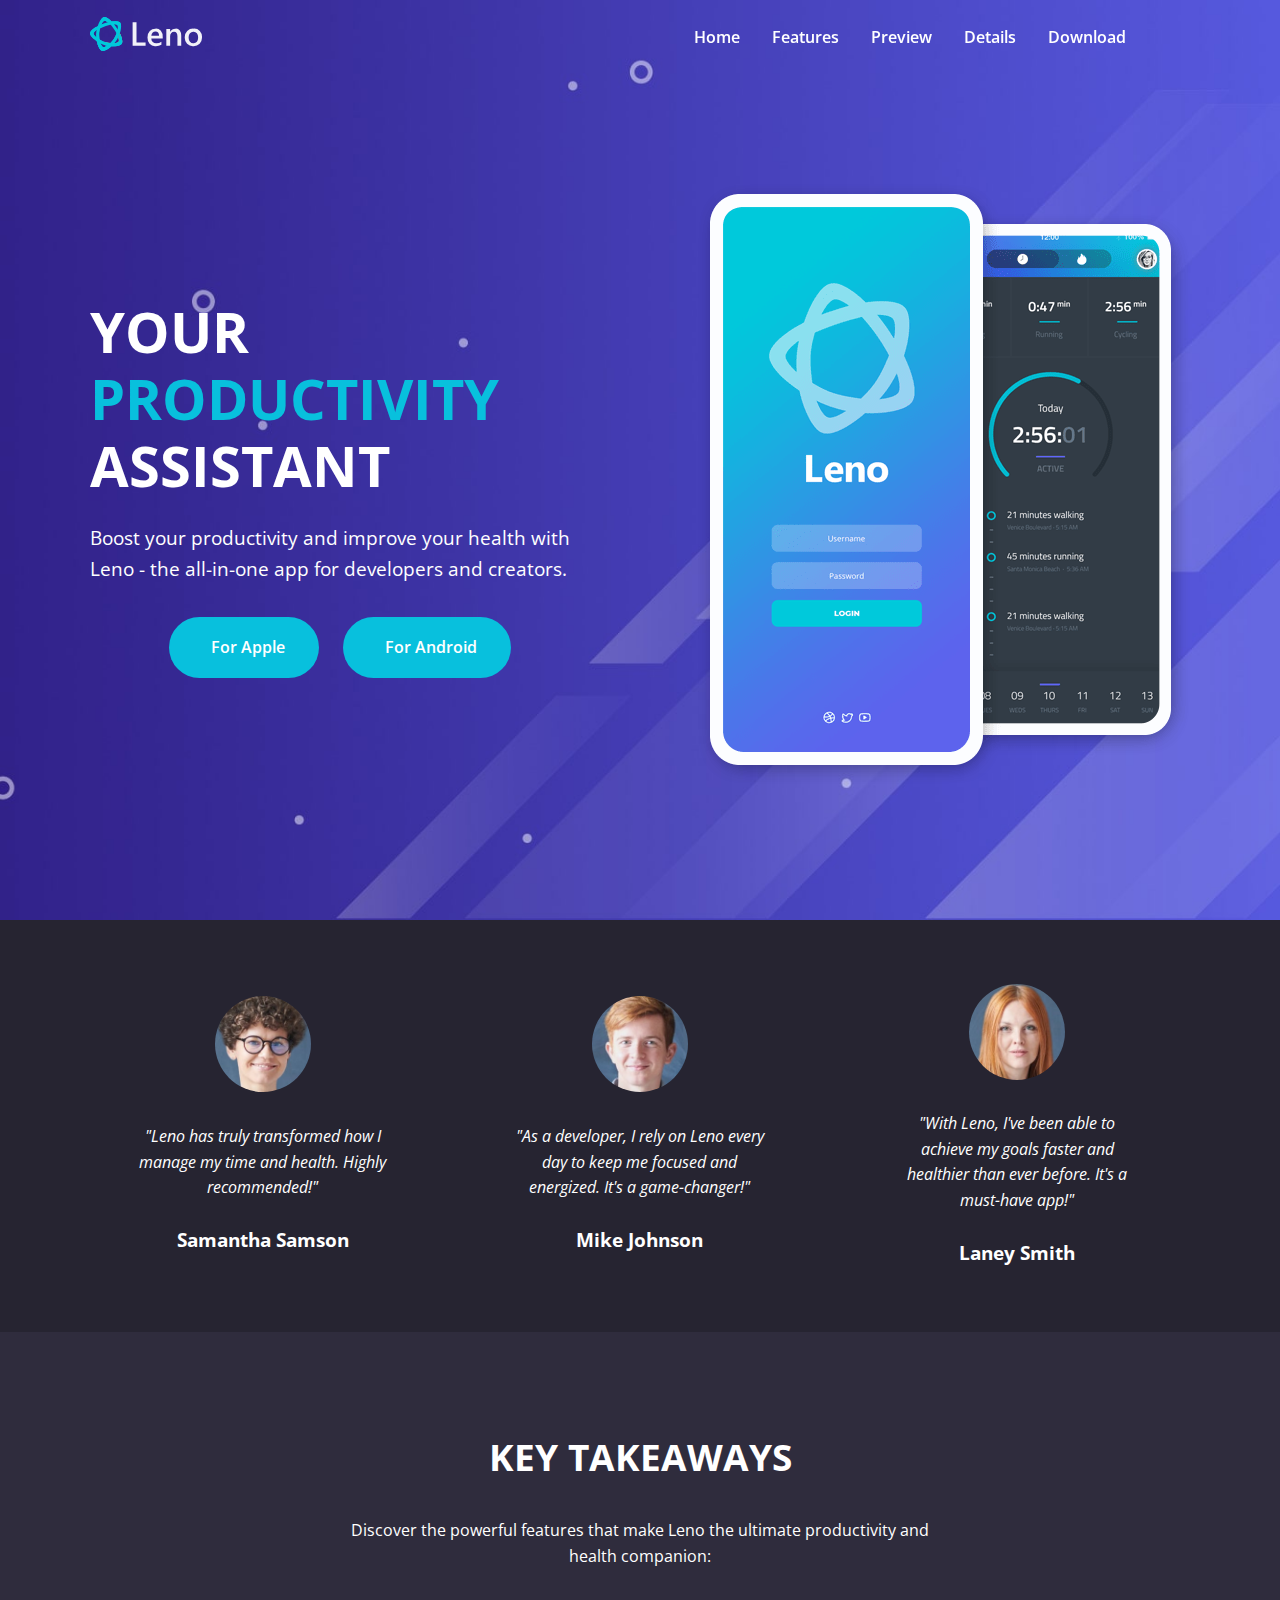
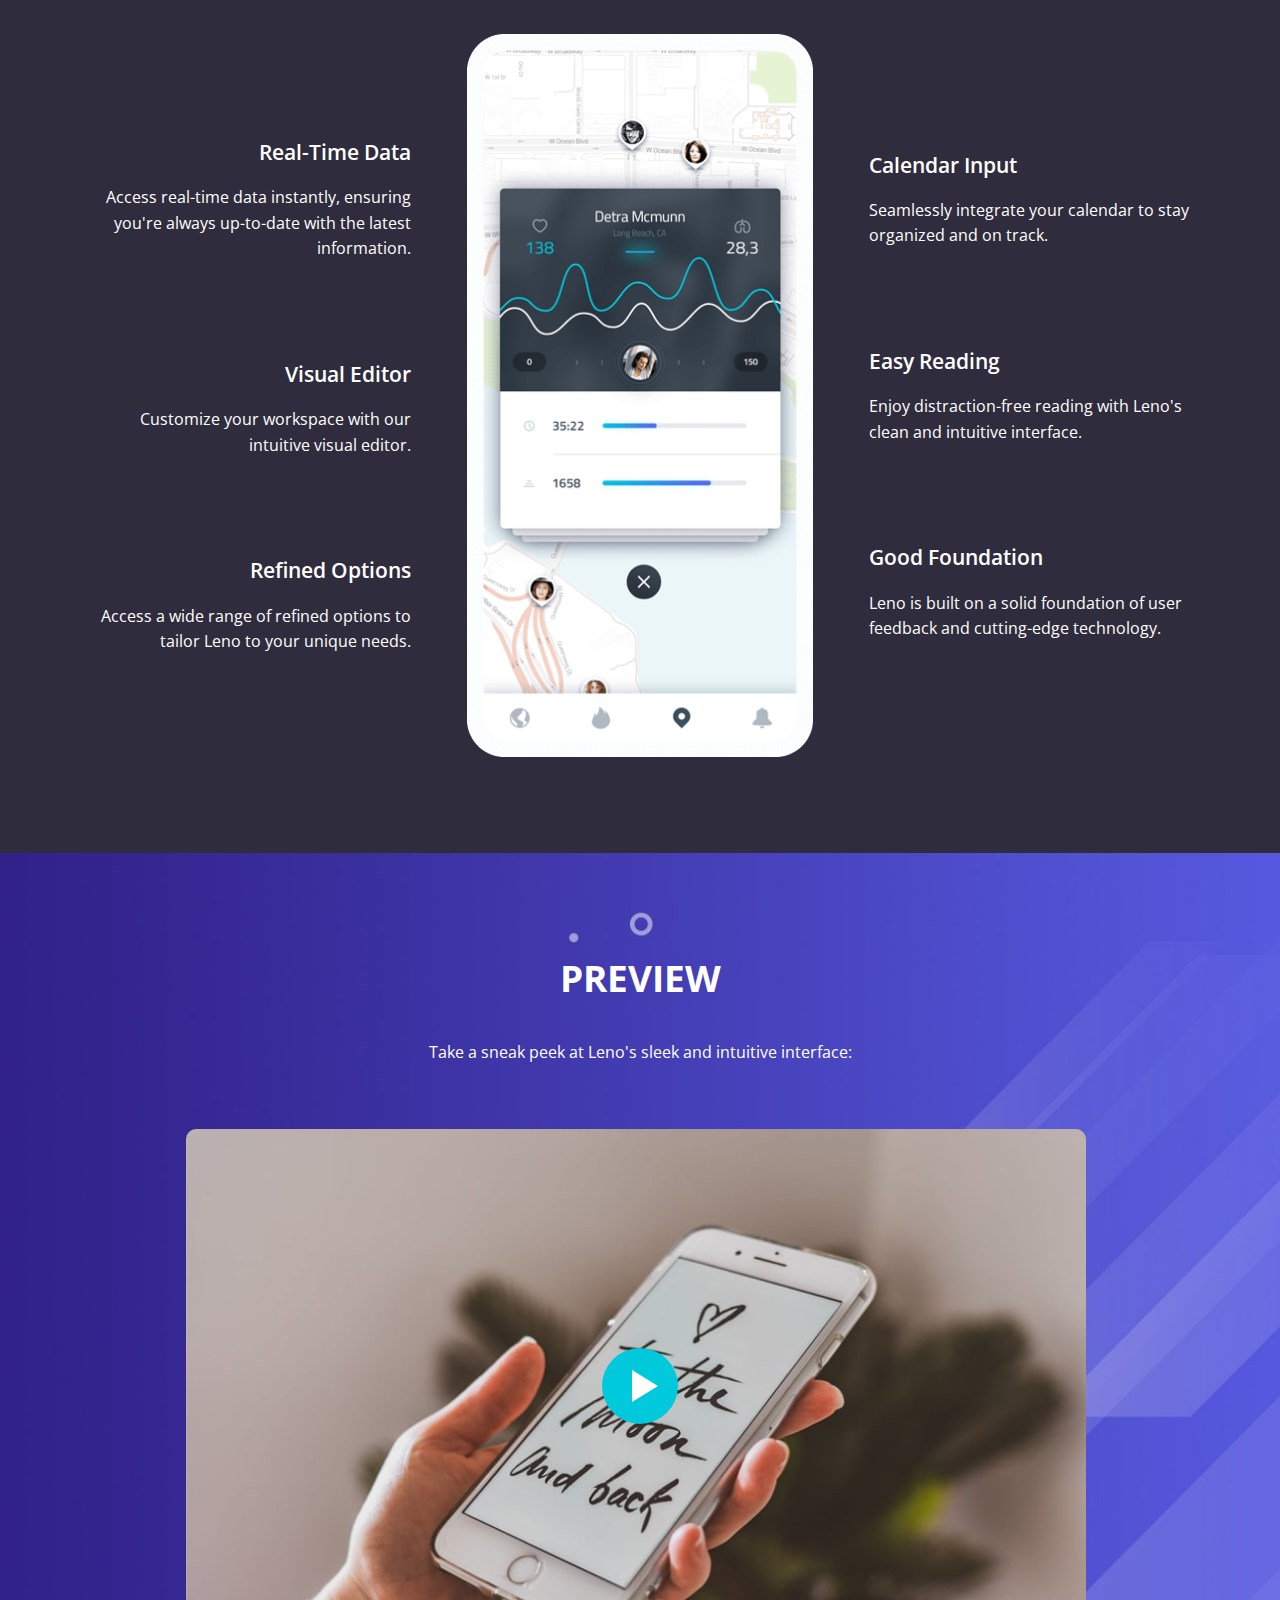
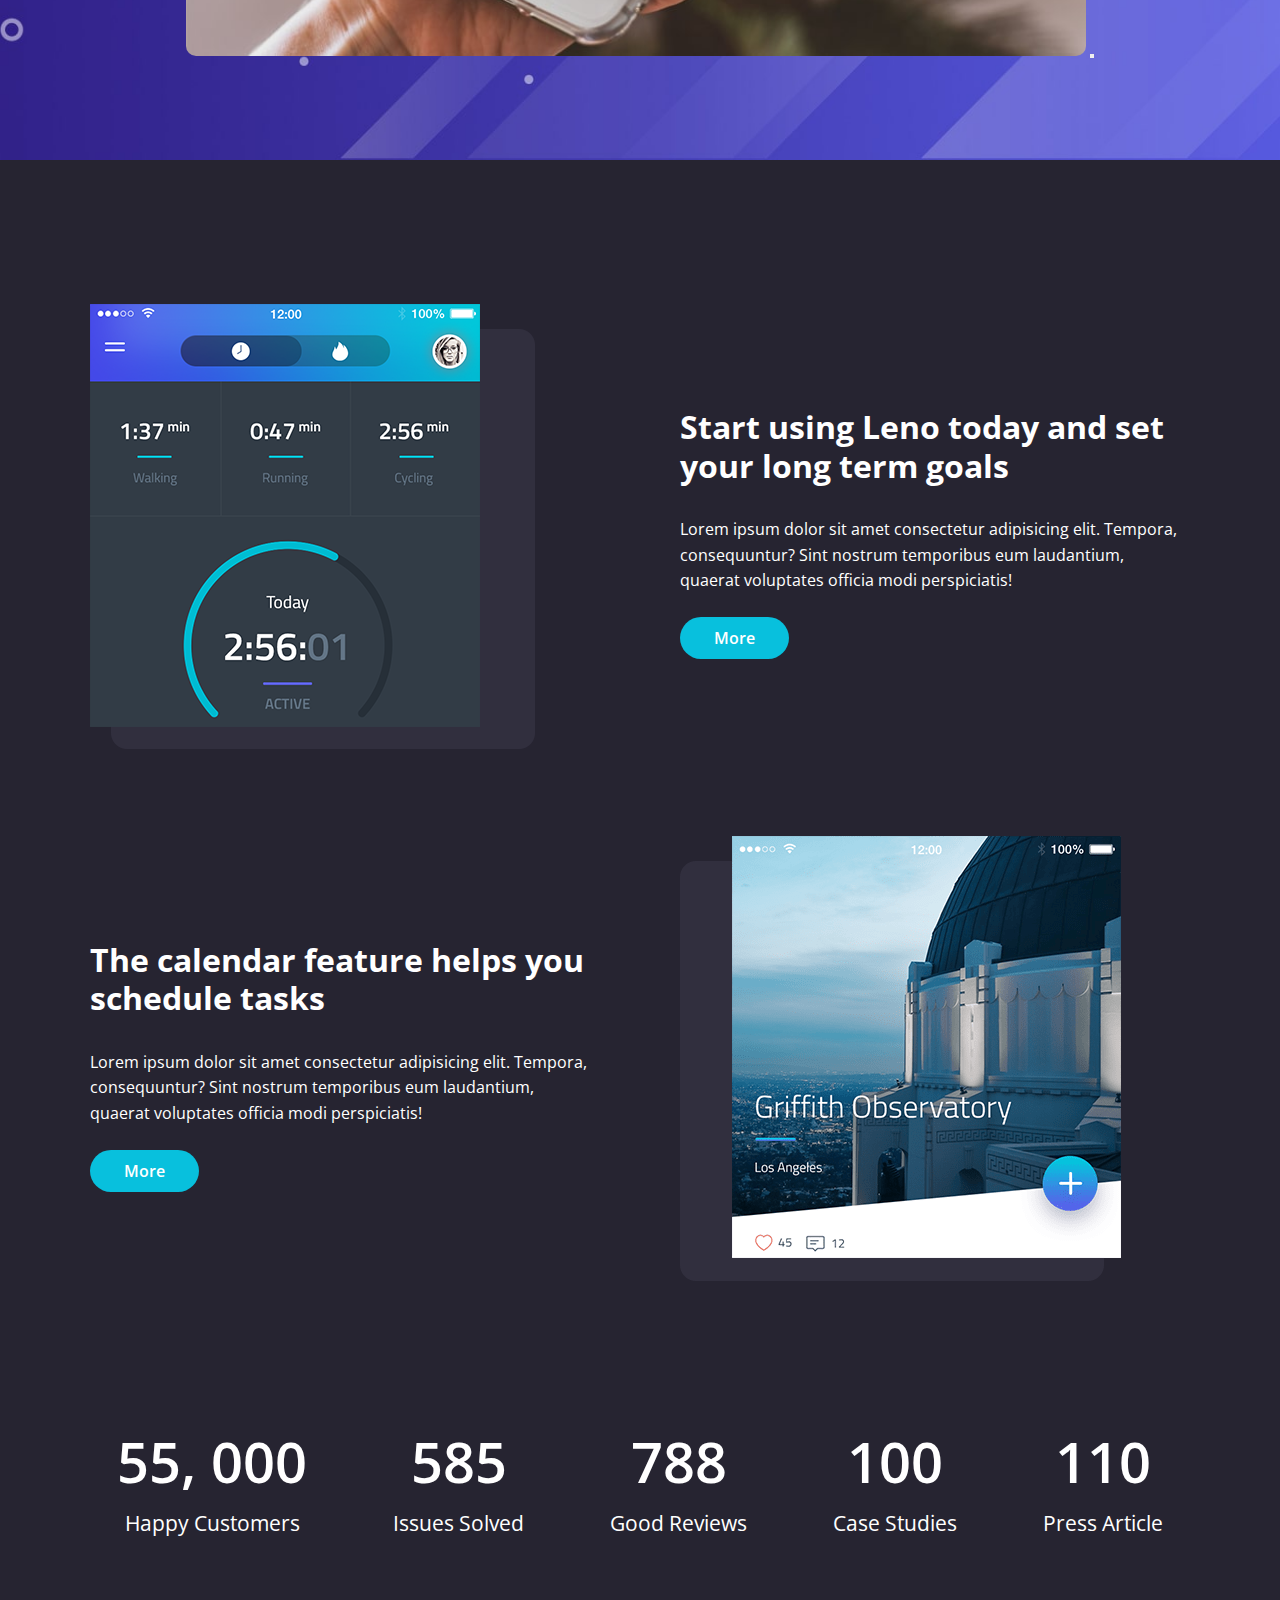
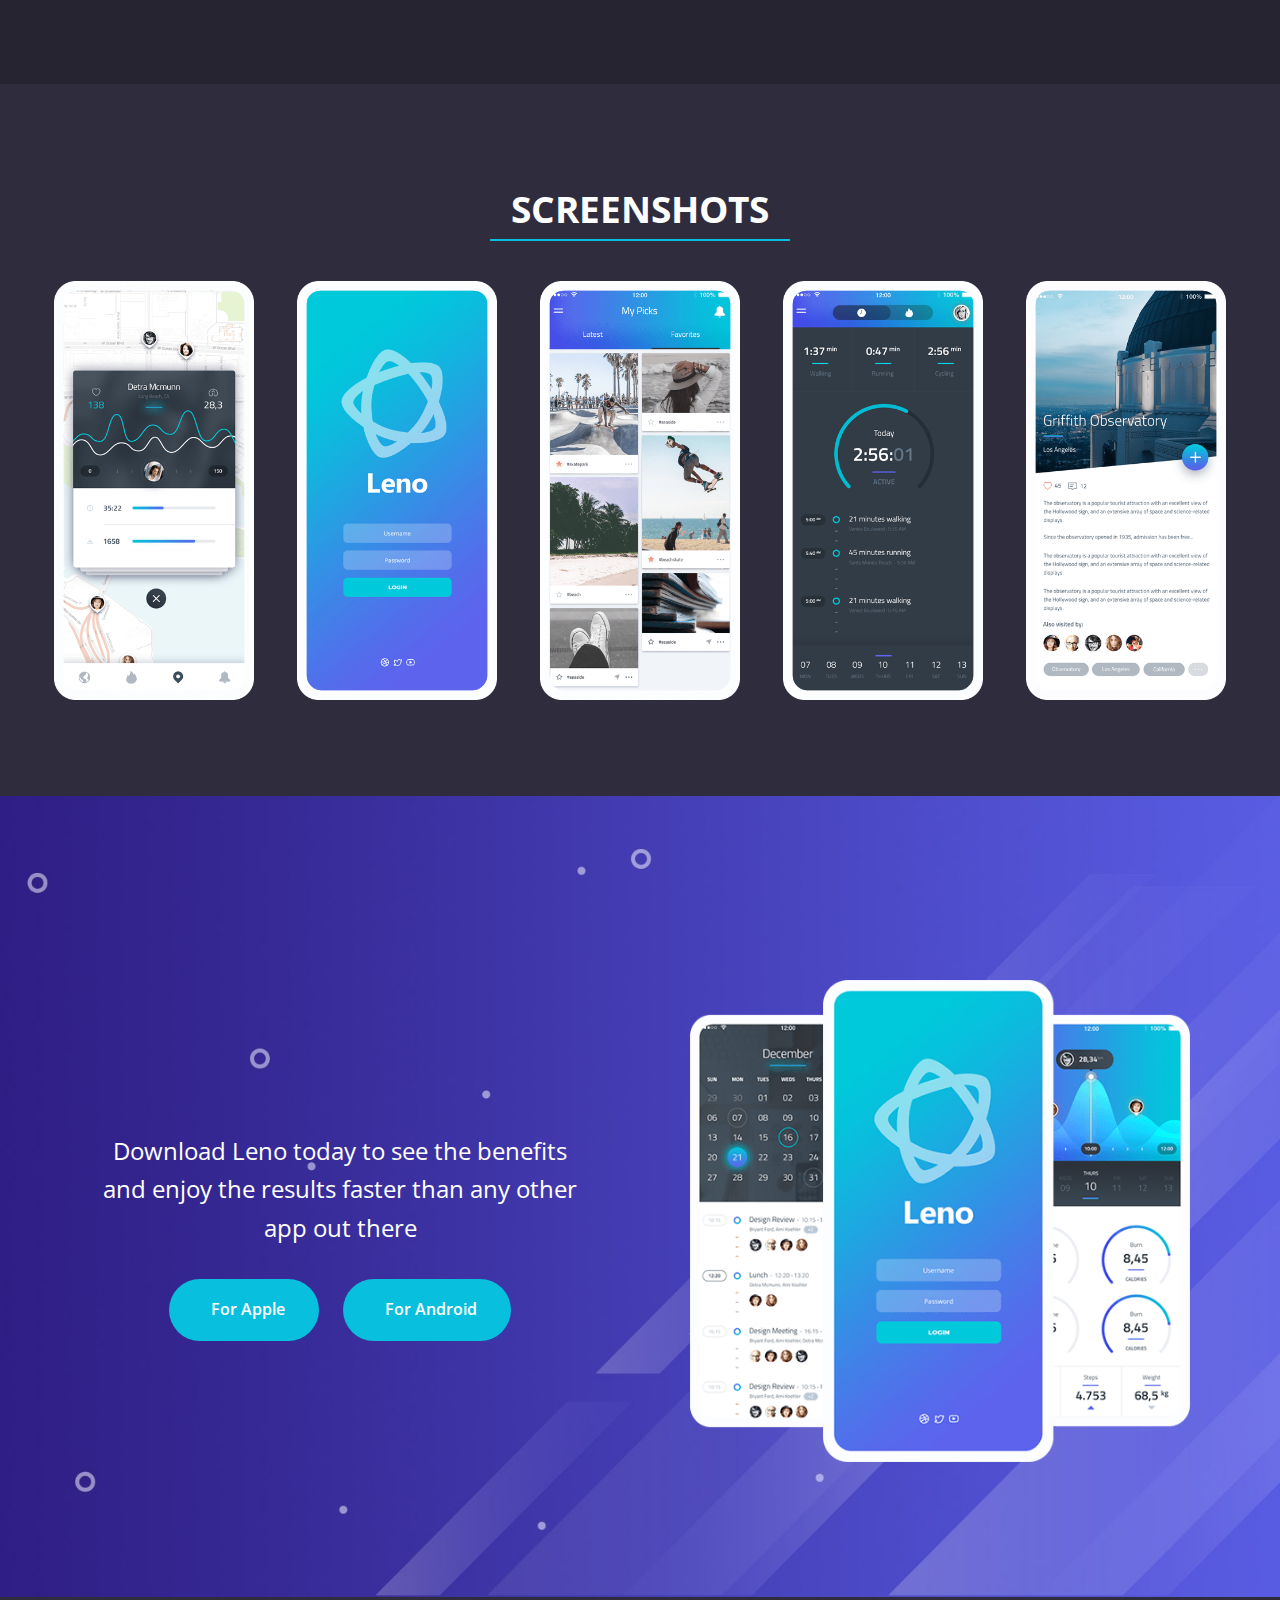
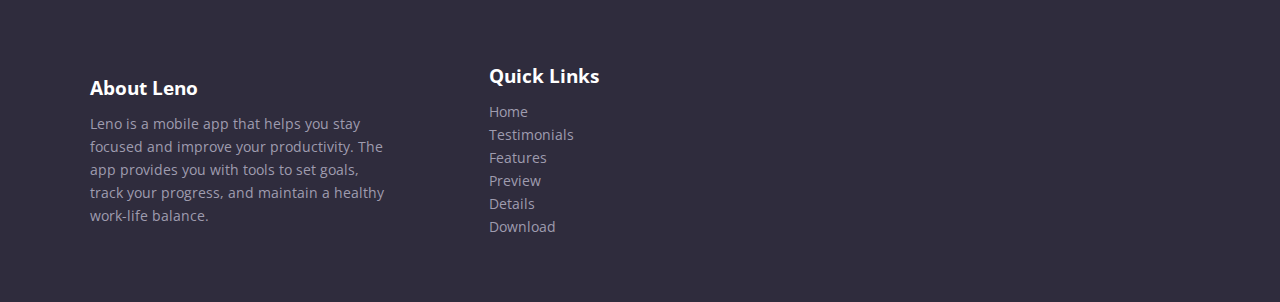
<file: index.html>
<!DOCTYPE html>
<html lang="en">
  <head>
    <meta charset="UTF-8" />
    <meta name="viewport" content="width=device-width, initial-scale=1.0" />
    <link rel="preconnect" href="https://fonts.googleapis.com" />
    <link rel="preconnect" href="https://fonts.gstatic.com" crossorigin />
    <link
      href="https://fonts.googleapis.com/css2?family=Open+Sans:ital,wght@0,300..800;1,300..800&display=swap"
      rel="stylesheet"
    />
    <link
      rel="stylesheet"
      href="https://cdnjs.cloudflare.com/ajax/libs/font-awesome/6.6.0/css/all.min.css"
      integrity="sha512-Kc323vGBEqzTmouAECnVceyQqyqdsSiqLQISBL29aUW4U/M7pSPA/gEUZQqv1cwx4OnYxTxve5UMg5GT6L4JJg=="
      crossorigin="anonymous"
      referrerpolicy="no-referrer"
    />
    <link rel="stylesheet" href="style.css" />
    <link rel="icon" href="images/favicon.png" type="image/x-icon" />
    <title>Leno App | Health & Productivity</title>
  </head>
  <body>
    <navbar class="navbar">
      <div class="navbar__container container">
        <div class="navbar__logo">
          <img src="images/logo.svg" alt="Leno" />
        </div>
        <div class="navbar__menu">
          <ul class="navbar__menu-list">
            <li class="navbar__menu-item">
              <a href="#" class="navbar__menu-link">Home</a>
            </li>
            <li class="navbar__menu-item">
              <a href="#features" class="navbar__menu-link">Features</a>
            </li>
            <li class="navbar__menu-item">
              <a href="#preview" class="navbar__menu-link">Preview</a>
            </li>
            <li class="navbar__menu-item">
              <a href="#details" class="navbar__menu-link">Details</a>
            </li>
            <li class="navbar__menu-item">
              <a href="#download" class="navbar__menu-link">Download</a>
            </li>
            <li class="navbar__menu-item">
              <a href="#" class="navbar__menu-link--primary"
                ><i class="fa-brands fa-facebook"></i
              ></a>
            </li>
            <li class="navbar__menu-item">
              <a href="#" class="navbar__menu-link--primary"
                ><i class="fa-brands fa-twitter"></i
              ></a>
            </li>
          </ul>
        </div>
        <!-- Mobile Menu & Hamburger Icon -->
        <div class="navbar__mobile-menu">
          <div class="navbar__mobile-menu-toggle">
            <i class="fas fa-bars fa-2x"></i>
          </div>
          <!-- Mobile Menu Items -->
          <div class="navbar__mobile-menu-items">
            <ul class="navbar__mobile-menu-list">
              <li class="navbar__mobile-menu-item">
                <a href="index.html" class="navbar__mobile-menu-link">Home</a>
              </li>
              <li class="navbar__mobile-menu-item">
                <a href="index.html#features" class="navbar__mobile-menu-link"
                  >Features</a
                >
              </li>
              <li class="navbar__mobile-menu-item">
                <a href="index.html#preview" class="navbar__mobile-menu-link"
                  >Preview</a
                >
              </li>
              <li class="navbar__mobile-menu-item">
                <a href="index.html#details" class="navbar__mobile-menu-link"
                  >Details</a
                >
              </li>
              <li class="navbar__mobile-menu-item">
                <a href="index.html#download" class="navbar__mobile-menu-link"
                  >Download</a
                >
              </li>
              <li class="navbar__mobile-menu-item">
                <a href="#" class="navbar__mobile-menu-link--primary">
                  <i class="fa-brands fa-facebook"></i>
                </a>
              </li>
              <li class="navbar__mobile-menu-item">
                <a href="#" class="navbar__mobile-menu-link--primary">
                  <i class="fa-brands fa-twitter"></i>
                </a>
              </li>
            </ul>
          </div>
        </div>
      </div>
    </navbar>

    <!-- Hero -->
    <header class="hero">
      <div class="hero__container container">
        <div class="hero__content">
          <h1 class="hero__title">
            Your
            <span class="hero__title--primary">productivity</span> assistant
          </h1>
          <p class="hero__description">
            Boost your productivity and improve your health with Leno - the
            all-in-one app for developers and creators.
          </p>
          <div class="hero__buttons">
            <a href="#download" class="hero__button btn">
              <i class="fa-brands fa-apple"></i> For Apple
            </a>
            <a href="#download" class="hero__button btn">
              <i class="fa-brands fa-android"></i> For Android
            </a>
          </div>
        </div>
        <div class="hero__image">
          <img src="./images/header-smartphones.png" alt="Leno App" />
        </div>
      </div>
    </header>

    <!-- Testimonials -->
    <section class="testimonials" id="testimonials">
      <div class="testimonials__container container">
        <div class="testimonials__card">
          <div class="testimonials__image">
            <img src="./images/testimonial-1.jpg" alt="Testimonial 1" />
          </div>
          <div class="testimonials__card--content">
            <p class="testimonials__card-text">
              "Leno has truly transformed how I manage my time and health.
              Highly recommended!"
            </p>
            <h3 class="testimonials__card-title">Samantha Samson</h3>
          </div>
        </div>

        <div class="testimonials__card">
          <div class="testimonials__image">
            <img src="./images/testimonial-2.jpg" alt="Testimonial 2" />
          </div>
          <div class="testimonials__card--content">
            <p class="testimonials__card-text">
              "As a developer, I rely on Leno every day to keep me focused and
              energized. It's a game-changer!"
            </p>
            <h3 class="testimonials__card-title">Mike Johnson</h3>
          </div>
        </div>

        <div class="testimonials__card">
          <div class="testimonials__image">
            <img src="./images/testimonial-3.jpg" alt="Testimonial 3" />
          </div>
          <div class="testimonials__card--content">
            <p class="testimonials__card-text">
              "With Leno, I've been able to achieve my goals faster and
              healthier than ever before. It's a must-have app!"
            </p>
            <h3 class="testimonials__card-title">Laney Smith</h3>
          </div>
        </div>
      </div>
    </section>

    <!-- Features -->
    <section class="features" id="features">
      <div class="features__container container">
        <div class="features__content">
          <h2 class="features__title">Key Takeaways</h2>
          <p class="features__description">
            Discover the powerful features that make Leno the ultimate
            productivity and health companion:
          </p>
          <div class="features__grid">
            <!-- Grid Column 1 -->
            <div class="features__grid-column features__grid-column-left">
              <!-- Grid Item 1 -->
              <div class="features__grid-item">
                <div class="features__grid-item-text">
                  <h4 class="features__grid-item-text-title">Real-Time Data</h4>
                  <p class="features__grid-item-text-description">
                    Access real-time data instantly, ensuring you're always
                    up-to-date with the latest information.
                  </p>
                </div>
                <div class="features__grid-item-icon">
                  <i class="fas fa-rocket fa-4x"></i>
                </div>
              </div>
              <!-- Grid Item 2 -->
              <div class="features__grid-item">
                <div class="features__grid-item-text">
                  <h4 class="features__grid-item-text-title">Visual Editor</h4>
                  <p class="features__grid-item-text-description">
                    Customize your workspace with our intuitive visual editor.
                  </p>
                </div>
                <div class="features__grid-item-icon">
                  <i class="fas fa-code fa-4x"></i>
                </div>
              </div>
              <!-- Grid Item 3 -->
              <div class="features__grid-item">
                <div class="features__grid-item-text">
                  <h4 class="features__grid-item-text-title">
                    Refined Options
                  </h4>
                  <p class="features__grid-item-text-description">
                    Access a wide range of refined options to tailor Leno to
                    your unique needs.
                  </p>
                </div>
                <div class="features__grid-item-icon">
                  <i class="fas fa-gem fa-4x"></i>
                </div>
              </div>
            </div>

            <!-- Grid Column 2 -->
            <div class="features__grid-column features__grid-column-center">
              <img src="./images/features-smartphone-1.png" alt="" />
            </div>

            <!-- Grid Column 3 -->
            <div class="features__grid-column features__grid-column-right">
              <!-- Grid Item 1 -->
              <div class="features__grid-item">
                <div class="features__grid-item-text">
                  <h4 class="features__grid-item-text-title">Calendar Input</h4>
                  <p class="features__grid-item-text-description">
                    Seamlessly integrate your calendar to stay organized and on
                    track.
                  </p>
                </div>
                <div class="features__grid-item-icon">
                  <i class="fas fa-calendar fa-4x"></i>
                </div>
              </div>
              <!-- Grid Item 2 -->
              <div class="features__grid-item">
                <div class="features__grid-item-text">
                  <h4 class="features__grid-item-text-title">Easy Reading</h4>
                  <p class="features__grid-item-text-description">
                    Enjoy distraction-free reading with Leno's clean and
                    intuitive interface.
                  </p>
                </div>
                <div class="features__grid-item-icon">
                  <i class="fas fa-book fa-4x"></i>
                </div>
              </div>
              <!-- Grid Item 3 -->
              <div class="features__grid-item">
                <div class="features__grid-item-text">
                  <h4 class="features__grid-item-text-title">
                    Good Foundation
                  </h4>
                  <p class="features__grid-item-text-description">
                    Leno is built on a solid foundation of user feedback and
                    cutting-edge technology.
                  </p>
                </div>
                <div class="features__grid-item-icon">
                  <i class="fas fa-cube fa-4x"></i>
                </div>
              </div>
            </div>
          </div>
        </div>
      </div>
    </section>

    <!-- Modal -->
    <div class="modal" id="videoModal">
      <div class="modal__content">
        <span class="modal__close-button">&times;</span>
        <iframe
          src=""
          frameborder="0"
          id="videoPlayer"
          width="560"
          height="315"
          frameborder="0"
          allowfullscreen
        ></iframe>
      </div>
    </div>

    <!-- Preview -->
    <section class="preview" id="preview">
      <div class="preview__container container">
        <div class="preview__content">
          <h2 class="preview__title">Preview</h2>
          <p class="preview__description">
            Take a sneak peek at Leno's sleek and intuitive interface:
          </p>
          <div class="preview__image-container">
            <div class="preview__video-wrapper">
              <img src="./images/video-frame.jpg" alt="preview" />
              <button class="preview__video-button">
                <span class="preview__video-play-button">
                  <span></span>
                </span>
              </button>
            </div>
          </div>
        </div>
      </div>
    </section>

    <!-- Details -->
    <section class="details" id="details">
      <div class="details__container container">
        <div class="details__grid">
          <!-- Grid Item 1 -->
          <div class="details__grid-image">
            <img src="./images/details-1.png" alt="Leno App" />
          </div>
          <!-- Grid Item 2 -->
          <div class="details__grid-content">
            <h3 class="details__grid-heading">
              Start using Leno today and set your long term goals
            </h3>
            <p class="details__grid-description">
              Lorem ipsum dolor sit amet consectetur adipisicing elit. Tempora,
              consequuntur? Sint nostrum temporibus eum laudantium, quaerat
              voluptates officia modi perspiciatis!
            </p>
            <a href="details.html" class="details__grid-button btn">More</a>
          </div>
          <!-- Grid Item 3 -->
          <div class="details__grid-content">
            <h3 class="details__grid-heading">
              The calendar feature helps you schedule tasks
            </h3>
            <p class="details__grid-description">
              Lorem ipsum dolor sit amet consectetur adipisicing elit. Tempora,
              consequuntur? Sint nostrum temporibus eum laudantium, quaerat
              voluptates officia modi perspiciatis!
            </p>
            <a href="details.html" class="details__grid-button btn">More</a>
          </div>
          <!-- Grid Item 4 -->
          <div class="details__grid-image">
            <img src="./images/details-2.png" alt="Leno App" />
          </div>
        </div>

        <!-- Icons -->
        <div class="details__icons">
          <div class="details__icons-item">
            <i class="fas fa-users fa-4x"></i>
            <div class="details__icons-amount">55, 000</div>
            <h4 class="details__icons-title">Happy Customers</h4>
          </div>
          <div class="details__icons-item">
            <i class="fas fa-code fa-4x"></i>
            <div class="details__icons-amount">585</div>
            <h4 class="details__icons-title">Issues Solved</h4>
          </div>
          <div class="details__icons-item">
            <i class="fas fa-comments fa-4x"></i>
            <div class="details__icons-amount">788</div>
            <h4 class="details__icons-title">Good Reviews</h4>
          </div>
          <div class="details__icons-item">
            <i class="fas fa-rocket fa-4x"></i>
            <div class="details__icons-amount">100</div>
            <h4 class="details__icons-title">Case Studies</h4>
          </div>
          <div class="details__icons-item">
            <i class="fas fa-edit fa-4x"></i>
            <div class="details__icons-amount">110</div>
            <h4 class="details__icons-title">Press Article</h4>
          </div>
        </div>
      </div>
    </section>

    <!-- Screenshots -->
    <section class="screenshots" id="screenshots">
      <div class="screenshots__container container">
        <div class="screenshots__content">
          <h2 class="screenshots__title">Screenshots</h2>
          <div class="screenshots__images">
            <img src="./images/screenshot-1.png" alt="Screenshot" />
            <img src="./images/screenshot-2.png" alt="Screenshot" />
            <img src="./images/screenshot-3.png" alt="Screenshot" />
            <img src="./images/screenshot-4.png" alt="Screenshot" />
            <img src="./images/screenshot-5.png" alt="Screenshot" />
          </div>
        </div>
      </div>
    </section>

    <!-- Download -->
    <section class="download" id="download">
      <div class="download__container container">
        <div class="download__content">
          <p class="download__description">
            Download Leno today to see the benefits and enjoy the results faster
            than any other app out there
          </p>
          <div class="download__buttons">
            <a href="details.html" class="download__button btn">
              <i class="fa-brands fa-apple"></i> For Apple
            </a>
            <a href="details.html" class="download__button btn">
              <i class="fa-brands fa-android"></i> For Android
            </a>
          </div>
        </div>
        <div class="download__image">
          <img src="./images/download.png" alt="Download" />
        </div>
      </div>
    </section>

    <!-- Footer -->
    <footer class="footer">
      <div class="footer__container container">
        <div class="footer__about">
          <h4 class="footer__title">About Leno</h4>
          <p class="footer__description">
            Leno is a mobile app that helps you stay focused and improve your
            productivity. The app provides you with tools to set goals, track
            your progress, and maintain a healthy work-life balance.
          </p>
        </div>

        <div class="footer__links">
          <h4 class="footer__title">Quick Links</h4>
          <ul class="footer__links-list">
            <li class="footer__links-item">
              <a href="index.html" class="footer__links-link"> Home </a>
            </li>
            <li class="footer__links-item">
              <a href="index.html#testimonials" class="footer__links-link">
                Testimonials
              </a>
            </li>
            <li class="footer__links-item">
              <a href="index.html#features" class="footer__links-link">
                Features
              </a>
            </li>
            <li class="footer__links-item">
              <a href="index.html#preview" class="footer__links-link">
                Preview
              </a>
            </li>
            <li class="footer__links-item">
              <a href="index.html#details" class="footer__links-link">
                Details
              </a>
            </li>
            <li class="footer__links-item">
              <a href="index.html#download" class="footer__links-link">
                Download
              </a>
            </li>
          </ul>
        </div>

        <div class="footer__social">
          <a href="#" class="footer__social-link">
            <i class="fa-brands fa-facebook fa-3x"></i>
          </a>
          <a href="#" class="footer__social-link">
            <i class="fa-brands fa-twitter fa-3x"></i>
          </a>
          <a href="#" class="footer__social-link">
            <i class="fa-brands fa-instagram fa-3x"></i>
          </a>
          <a href="#" class="footer__social-link">
            <i class="fa-brands fa-linkedin fa-3x"></i>
          </a>
        </div>
      </div>
    </footer>

    <script src="script.js"></script>
  </body>
</html>
</file>
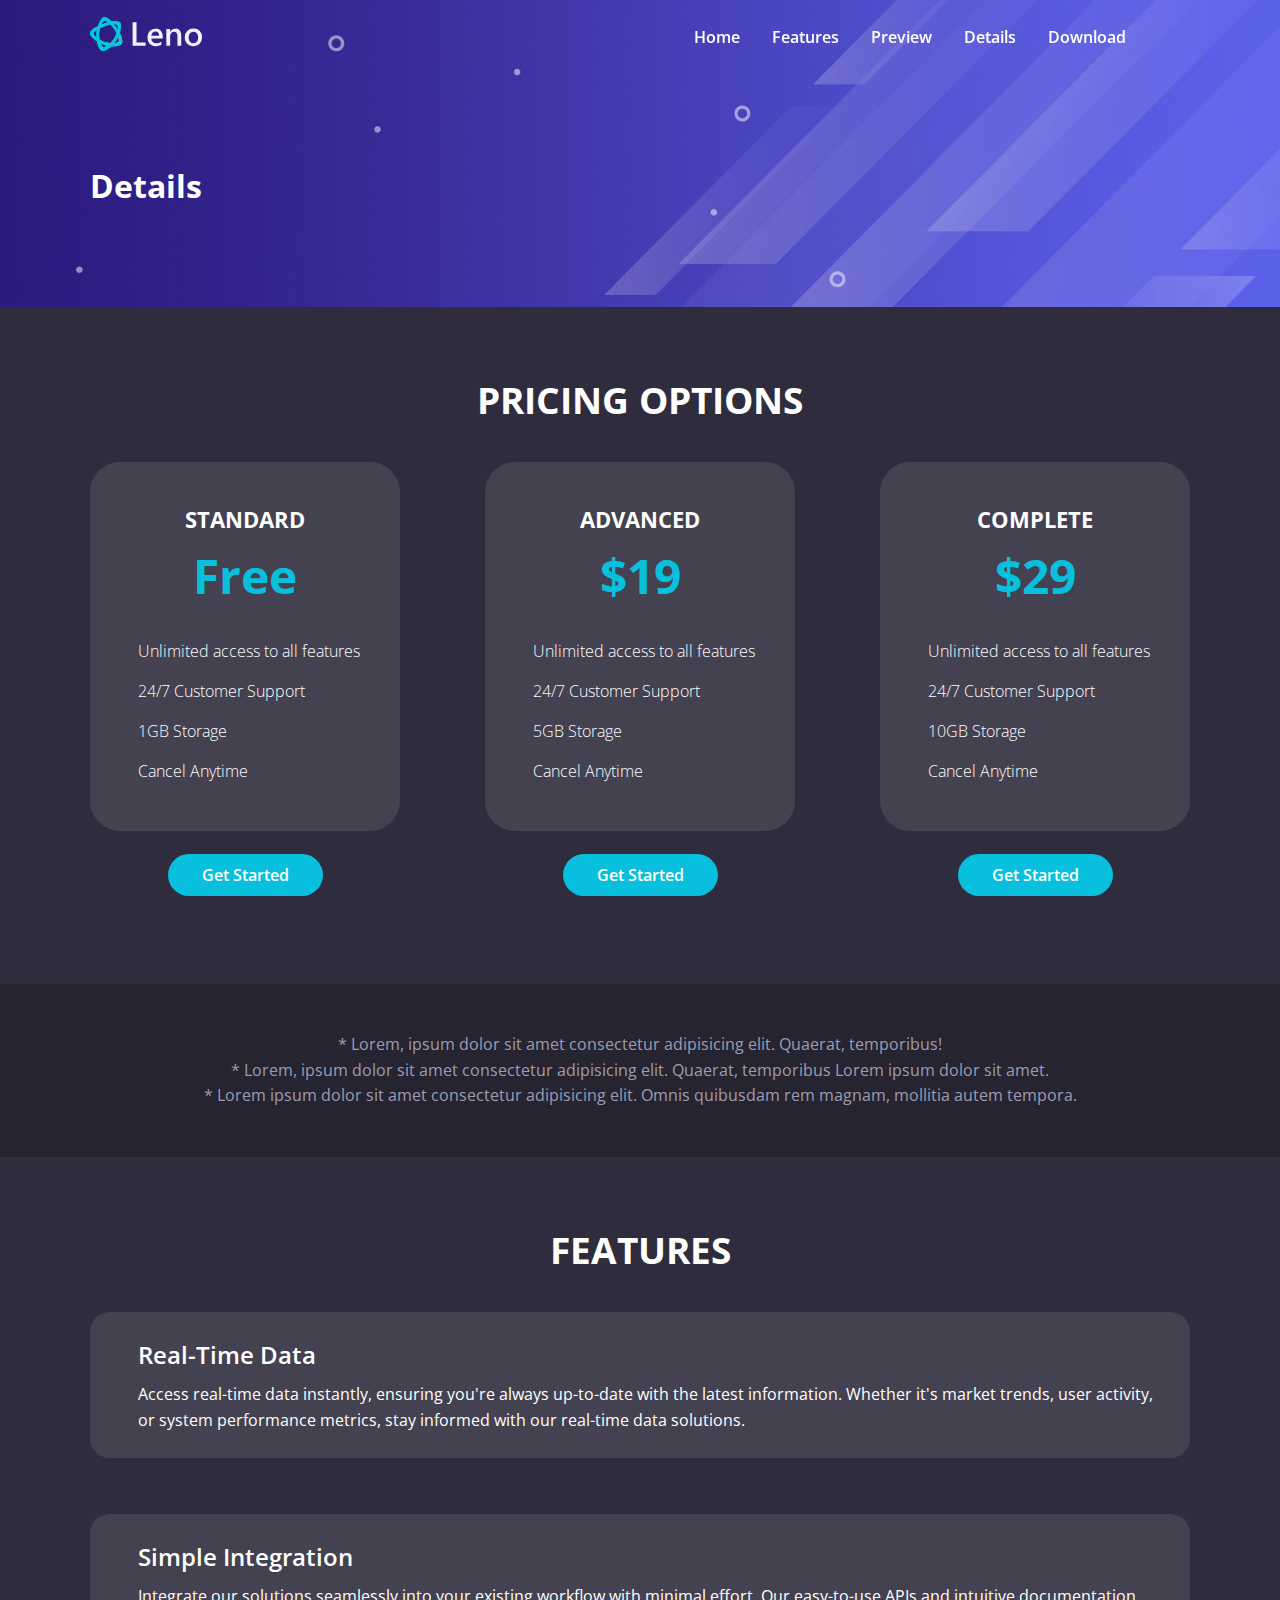
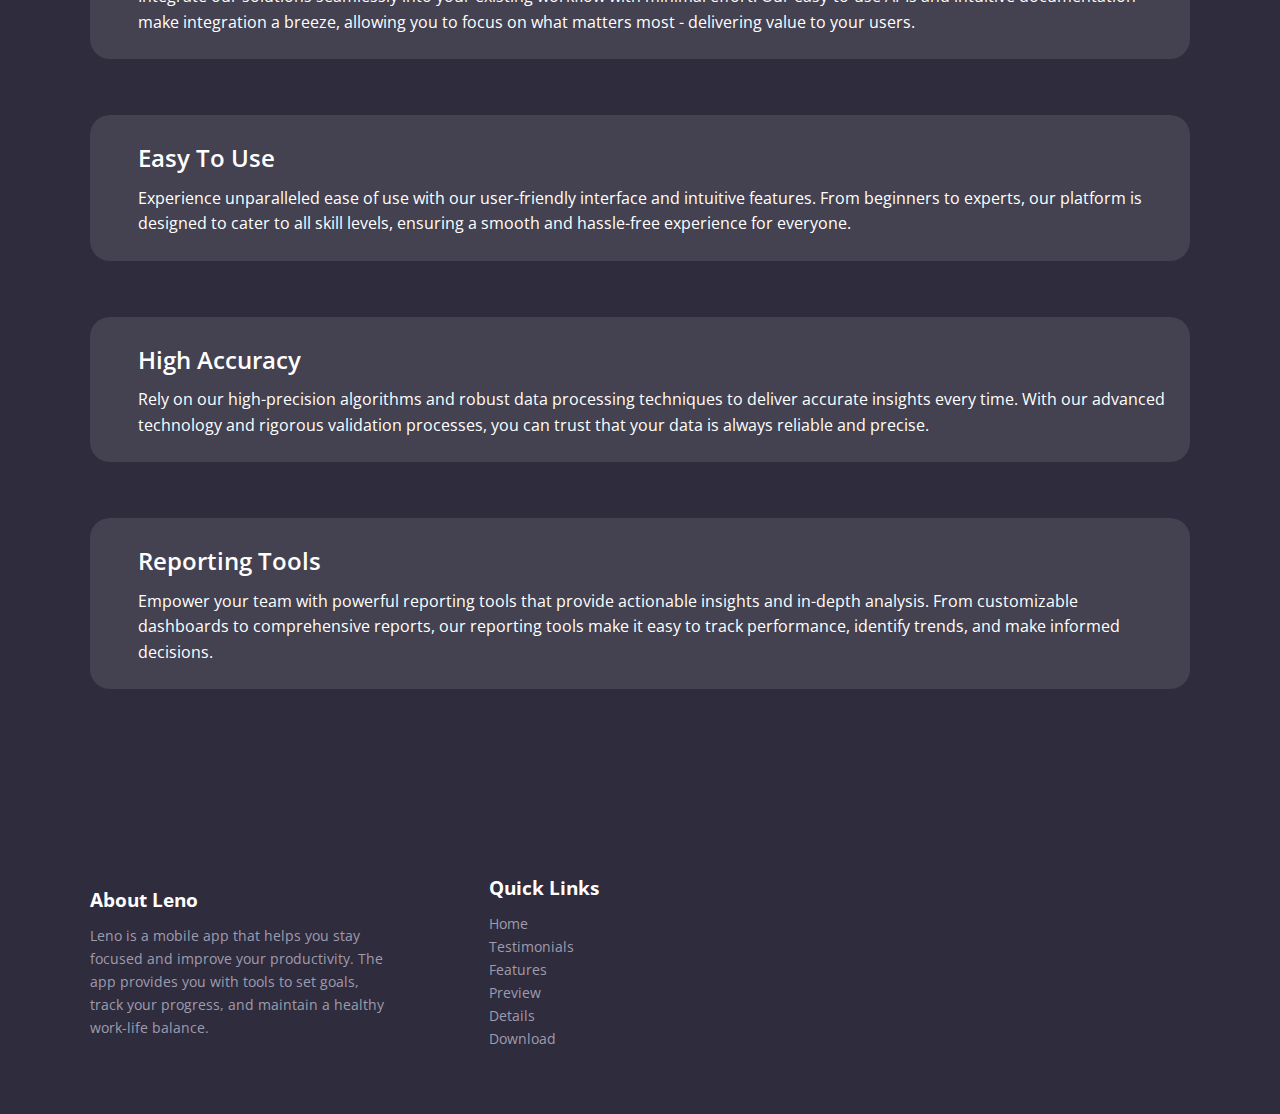
<file: details.html>
<!DOCTYPE html>
<html lang="en">
  <head>
    <meta charset="UTF-8" />
    <meta name="viewport" content="width=device-width, initial-scale=1.0" />
    <link rel="preconnect" href="https://fonts.googleapis.com" />
    <link rel="preconnect" href="https://fonts.gstatic.com" crossorigin />
    <link
      href="https://fonts.googleapis.com/css2?family=Open+Sans:ital,wght@0,300..800;1,300..800&display=swap"
      rel="stylesheet"
    />
    <link
      rel="stylesheet"
      href="https://cdnjs.cloudflare.com/ajax/libs/font-awesome/6.6.0/css/all.min.css"
      integrity="sha512-Kc323vGBEqzTmouAECnVceyQqyqdsSiqLQISBL29aUW4U/M7pSPA/gEUZQqv1cwx4OnYxTxve5UMg5GT6L4JJg=="
      crossorigin="anonymous"
      referrerpolicy="no-referrer"
    />
    <link rel="stylesheet" href="style.css" />
    <link rel="icon" href="images/favicon.png" type="image/x-icon" />
    <title>Leno App | Health & Productivity</title>
  </head>
  <body>
    <navbar class="navbar">
      <div class="navbar__container container">
        <div class="navbar__logo">
          <img src="images/logo.svg" alt="Leno" />
        </div>
        <div class="navbar__menu">
          <ul class="navbar__menu-list">
            <li class="navbar__menu-item">
              <a href="index.html" class="navbar__menu-link">Home</a>
            </li>
            <li class="navbar__menu-item">
              <a href="index.html#features" class="navbar__menu-link"
                >Features</a
              >
            </li>
            <li class="navbar__menu-item">
              <a href="index.html#preview" class="navbar__menu-link">Preview</a>
            </li>
            <li class="navbar__menu-item">
              <a href="index.html#details" class="navbar__menu-link">Details</a>
            </li>
            <li class="navbar__menu-item">
              <a href="index.html#download" class="navbar__menu-link"
                >Download</a
              >
            </li>
            <li class="navbar__menu-item">
              <a href="#" class="navbar__menu-link--primary"
                ><i class="fa-brands fa-facebook"></i
              ></a>
            </li>
            <li class="navbar__menu-item">
              <a href="#" class="navbar__menu-link--primary"
                ><i class="fa-brands fa-twitter"></i
              ></a>
            </li>
          </ul>
        </div>
        <!-- Mobile Menu & Hamburger Icon -->
        <div class="navbar__mobile-menu">
          <div class="navbar__mobile-menu-toggle">
            <i class="fas fa-bars fa-2x"></i>
          </div>
          <!-- Mobile Menu Items -->
          <div class="navbar__mobile-menu-items">
            <ul class="navbar__mobile-menu-list">
              <li class="navbar__mobile-menu-item">
                <a href="index.html" class="navbar__mobile-menu-link">Home</a>
              </li>
              <li class="navbar__mobile-menu-item">
                <a href="index.html#features" class="navbar__mobile-menu-link"
                  >Features</a
                >
              </li>
              <li class="navbar__mobile-menu-item">
                <a href="index.html#preview" class="navbar__mobile-menu-link"
                  >Preview</a
                >
              </li>
              <li class="navbar__mobile-menu-item">
                <a href="index.html#details" class="navbar__mobile-menu-link"
                  >Details</a
                >
              </li>
              <li class="navbar__mobile-menu-item">
                <a href="index.html#download" class="navbar__mobile-menu-link"
                  >Download</a
                >
              </li>
              <li class="navbar__mobile-menu-item">
                <a href="#" class="navbar__mobile-menu-link--primary">
                  <i class="fa-brands fa-facebook"></i>
                </a>
              </li>
              <li class="navbar__mobile-menu-item">
                <a href="#" class="navbar__mobile-menu-link--primary">
                  <i class="fa-brands fa-twitter"></i>
                </a>
              </li>
            </ul>
          </div>
        </div>
      </div>
    </navbar>

    <!-- Inner Header -->
    <header class="inner-header">
      <div class="inner-header__container container">
        <h1 class="inner-header__title">Details</h1>
      </div>
    </header>

    <!-- Pricing -->
    <section class="pricing">
      <div class="pricing__container container">
        <h2 class="pricing__title">Pricing Options</h2>
        <div class="pricing__cards">
          <!-- Card 1 -->
          <div class="pricing__card">
            <div class="pricing__card-box">
              <h4 class="pricing__card-title">Standard</h4>
              <h3 class="pricing__card-price">Free</h3>
              <div class="pricing__card-body">
                <ul class="pricing__card-list">
                  <li class="pricing__card-item">
                    <i class="fas fa-check"></i> Unlimited access to all
                    features
                  </li>
                  <li class="pricing__card-item">
                    <i class="fas fa-check"></i>
                    24/7 Customer Support
                  </li>
                  <li class="pricing__card-item">
                    <i class="fas fa-check"></i>
                    1GB Storage
                  </li>
                  <li class="pricing__card-item">
                    <i class="fas fa-check"></i>
                    Cancel Anytime
                  </li>
                </ul>
              </div>
            </div>
            <a href="#" class="pricing__card-button btn">Get Started</a>
          </div>

          <!-- Card 2 -->
          <div class="pricing__card">
            <div class="pricing__card-box">
              <h4 class="pricing__card-title">Advanced</h4>
              <h3 class="pricing__card-price">$19</h3>
              <div class="pricing__card-body">
                <ul class="pricing__card-list">
                  <li class="pricing__card-item">
                    <i class="fas fa-check"></i> Unlimited access to all
                    features
                  </li>
                  <li class="pricing__card-item">
                    <i class="fas fa-check"></i>
                    24/7 Customer Support
                  </li>
                  <li class="pricing__card-item">
                    <i class="fas fa-check"></i>
                    5GB Storage
                  </li>
                  <li class="pricing__card-item">
                    <i class="fas fa-check"></i>
                    Cancel Anytime
                  </li>
                </ul>
              </div>
            </div>
            <a href="#" class="pricing__card-button btn">Get Started</a>
          </div>

          <!-- Card 3 -->
          <div class="pricing__card">
            <div class="pricing__card-box">
              <h4 class="pricing__card-title">Complete</h4>
              <h3 class="pricing__card-price">$29</h3>
              <div class="pricing__card-body">
                <ul class="pricing__card-list">
                  <li class="pricing__card-item">
                    <i class="fas fa-check"></i> Unlimited access to all
                    features
                  </li>
                  <li class="pricing__card-item">
                    <i class="fas fa-check"></i>
                    24/7 Customer Support
                  </li>
                  <li class="pricing__card-item">
                    <i class="fas fa-check"></i>
                    10GB Storage
                  </li>
                  <li class="pricing__card-item">
                    <i class="fas fa-check"></i>
                    Cancel Anytime
                  </li>
                </ul>
              </div>
            </div>
            <a href="#" class="pricing__card-button btn">Get Started</a>
          </div>
        </div>
      </div>
    </section>

    <!-- Pricing Notes -->
    <section class="pricing-notes">
      <div class="pricing-notes__container container">
        <p class="pricing-notes__text">
          * Lorem, ipsum dolor sit amet consectetur adipisicing elit. Quaerat,
          temporibus!
        </p>
        <p class="pricing-notes__text">
          * Lorem, ipsum dolor sit amet consectetur adipisicing elit. Quaerat,
          temporibus Lorem ipsum dolor sit amet.
        </p>
        <p class="pricing-notes__text">
          * Lorem ipsum dolor sit amet consectetur adipisicing elit. Omnis
          quibusdam rem magnam, mollitia autem tempora.
        </p>
      </div>
    </section>

    <!-- Details Features -->
    <section class="details-features">
      <div class="details-features__container container">
        <h2 class="details-features__title">Features</h2>
        <div class="details-features__list">
          <!-- Item 1 -->
          <div class="details-features__list-item">
            <i class="fas fa-rocket fa-4x"></i>
            <div class="details-features__list-text">
              <h3 class="details-features__list-title">Real-Time Data</h3>
              <p class="details-features__list-description">
                Access real-time data instantly, ensuring you're always
                up-to-date with the latest information. Whether it's market
                trends, user activity, or system performance metrics, stay
                informed with our real-time data solutions.
              </p>
            </div>
          </div>

          <!-- Item 2 -->
          <div class="details-features__list-item">
            <i class="fas fa-user fa-4x"></i>
            <div class="details-features__list-text">
              <h3 class="details-features__list-title">Simple Integration</h3>
              <p class="details-features__list-description">
                Integrate our solutions seamlessly into your existing workflow
                with minimal effort. Our easy-to-use APIs and intuitive
                documentation make integration a breeze, allowing you to focus
                on what matters most - delivering value to your users.
              </p>
            </div>
          </div>

          <!-- Item 3 -->
          <div class="details-features__list-item">
            <i class="fas fa-code fa-4x"></i>
            <div class="details-features__list-text">
              <h3 class="details-features__list-title">Easy To Use</h3>
              <p class="details-features__list-description">
                Experience unparalleled ease of use with our user-friendly
                interface and intuitive features. From beginners to experts, our
                platform is designed to cater to all skill levels, ensuring a
                smooth and hassle-free experience for everyone.
              </p>
            </div>
          </div>

          <!-- Item 4 -->
          <div class="details-features__list-item">
            <i class="fas fa-compass fa-4x"></i>
            <div class="details-features__list-text">
              <h3 class="details-features__list-title">High Accuracy</h3>
              <p class="details-features__list-description">
                Rely on our high-precision algorithms and robust data processing
                techniques to deliver accurate insights every time. With our
                advanced technology and rigorous validation processes, you can
                trust that your data is always reliable and precise.
              </p>
            </div>
          </div>

          <!-- Item 5 -->
          <div class="details-features__list-item">
            <i class="fas fa-chart-pie fa-4x"></i>
            <div class="details-features__list-text">
              <h3 class="details-features__list-title">Reporting Tools</h3>
              <p class="details-features__list-description">
                Empower your team with powerful reporting tools that provide
                actionable insights and in-depth analysis. From customizable
                dashboards to comprehensive reports, our reporting tools make it
                easy to track performance, identify trends, and make informed
                decisions.
              </p>
            </div>
          </div>
        </div>
      </div>
    </section>

    <!-- Footer -->
    <footer class="footer">
      <div class="footer__container container">
        <div class="footer__about">
          <h4 class="footer__title">About Leno</h4>
          <p class="footer__description">
            Leno is a mobile app that helps you stay focused and improve your
            productivity. The app provides you with tools to set goals, track
            your progress, and maintain a healthy work-life balance.
          </p>
        </div>

        <div class="footer__links">
          <h4 class="footer__title">Quick Links</h4>
          <ul class="footer__links-list">
            <li class="footer__links-item">
              <a href="index.html" class="footer__links-link"> Home </a>
            </li>
            <li class="footer__links-item">
              <a href="index.html#testimonials" class="footer__links-link">
                Testimonials
              </a>
            </li>
            <li class="footer__links-item">
              <a href="index.html#features" class="footer__links-link">
                Features
              </a>
            </li>
            <li class="footer__links-item">
              <a href="index.html#preview" class="footer__links-link">
                Preview
              </a>
            </li>
            <li class="footer__links-item">
              <a href="index.html#details" class="footer__links-link">
                Details
              </a>
            </li>
            <li class="footer__links-item">
              <a href="index.html#download" class="footer__links-link">
                Download
              </a>
            </li>
          </ul>
        </div>

        <div class="footer__social">
          <a href="#" class="footer__social-link">
            <i class="fa-brands fa-facebook fa-3x"></i>
          </a>
          <a href="#" class="footer__social-link">
            <i class="fa-brands fa-twitter fa-3x"></i>
          </a>
          <a href="#" class="footer__social-link">
            <i class="fa-brands fa-instagram fa-3x"></i>
          </a>
          <a href="#" class="footer__social-link">
            <i class="fa-brands fa-linkedin fa-3x"></i>
          </a>
        </div>
      </div>
    </footer>

    <script src="script.js"></script>
  </body>
</html>
</file>
<file: style.css>
*,
*::before,
*::after {
  margin: 0;
  padding: 0;
  box-sizing: border-box;
}

:root {
  --primary-color: #08c0dd;
  --secondary-color: #262431;
  --tertiary-color: #2f2c3d;
}

html,
body {
  font-family: "Open Sans", sans-serif;
  background: var(--secondary-color);
  color: #fff;
  line-height: 1.6;
  scroll-behavior: smooth;
}

a {
  color: #fff;
  text-decoration: none;
}

ul {
  list-style: none;
}

img {
  max-width: 100%;
}

.container {
  max-width: 1100px;
  margin: 0 auto;
}
.btn {
  padding: 0.5rem 2rem;
  background-color: var(--primary-color);
  border: 2px solid transparent;
  color: #fff;
  font-weight: 600;
  border-radius: 50px;
  transition: background-color 0.3s ease;
}

.btn:hover {
  background-color: var(--secondary-color);
  border-color: var(--primary-color);
}

/* Navbar */
.navbar {
  position: fixed;
  padding: 1rem 2rem;
  top: 0;
  right: 0;
  left: 0;
  z-index: 1000;
  background-color: transparent;
  transition: background-color 0.3s ease-in-out;
}
.navbar.navbar--scroll {
  background-color: rgba(38, 36, 49, 0.8);
  backdrop-filter: blur(10px);
}

.navbar__logo img {
  width: 112px;
  height: 36px;
}
.navbar__container {
  display: flex;
  justify-content: space-between;
  align-items: center;
}
.navbar__menu-list {
  display: flex;
  align-items: center;
  gap: 2rem;
  font-weight: 600;
}
.navbar__menu-link:hover,
.navbar__mobile-menu-link:hover {
  color: var(--primary-color);
}
.navbar__menu-link--primary,
.navbar__mobile-menu-link--primary {
  color: var(--primary-color);
}
.navbar__menu-link--primary:hover,
.navbar__mobile-menu-link--primary:hover {
  color: #fff;
}

/* Mobile Menu */
.navbar__mobile-menu {
  display: none;
  cursor: pointer;
}
.navbar__mobile-menu-items {
  position: absolute;
  top: 100%;
  left: 0;
  width: 100%;
  background: var(--secondary-color);
  opacity: 0.95;
  padding: 3rem 2rem;
  text-align: center;
  box-shadow: 0 2px 5px rgba(255, 255, 255, 0.1);
  border-top: 1px solid rgba(255, 255, 255, 0.1);
  transition: transform 0.3s ease-in-out;
}
.navbar__mobile-menu-list {
  display: flex;
  flex-direction: column;
  gap: 2rem;
  font-size: 1.2rem;
}

.navbar__mobile-menu-items {
  transform: translateX(100%);
}

.navbar__mobile-menu-items.active {
  transform: translateX(0);
}

/* Hero */
.hero {
  background: #000 url("../images/header-background.jpg") center center/cover
    no-repeat;
  padding: 11.5rem 2rem 8rem;
}

.hero__container {
  display: flex;
  justify-content: space-between;
  align-items: center;
  gap: 2rem;
}

.hero__content {
  max-width: 500px;
}

.hero__title {
  font-size: 3.5rem;
  text-transform: uppercase;
  font-weight: 700;
  line-height: 1.2;
}

.hero__title--primary {
  color: var(--primary-color);
}

.hero__description {
  margin-top: 1.5rem;
  font-size: 1.2rem;
  line-height: 1.6;
}

.hero__image img {
  max-width: 500px;
}

.hero__buttons {
  display: flex;
  align-items: center;
  justify-content: center;
  gap: 1.5rem;
  margin-top: 2rem;
}

.hero__button {
  padding: 1rem 2rem;
}

.hero__button i {
  margin-right: 0.5rem;
}

/* Testimonials */
.testimonials {
  padding: 4rem 2rem;
  text-align: center;
}

.testimonials__container {
  display: grid;
  grid-template-columns: repeat(3, 1fr);
  gap: 2rem;
  align-items: center;
  justify-content: center;
}

.testimonials__card {
  padding: 0 3rem;
}

.testimonials__image img {
  width: 96px;
  height: 96px;
  border-radius: 50%;
  margin-right: auto;
  margin-left: auto;
  margin-bottom: 1.5rem;
}

.testimonials__card-text {
  font-style: italic;
  margin-bottom: 1.5rem;
}

/* Features */
.features {
  background-color: var(--tertiary-color);
  padding: 6rem 2rem;
}

.features__container {
  text-align: center;
}

.features__title {
  font-size: 2.3rem;
  margin-bottom: 2rem;
  text-transform: uppercase;
}

.features__description {
  max-width: 600px;
  margin: 1rem auto 4rem;
}

.features__grid {
  display: grid;
  grid-template-columns: repeat(3, 1fr);
  gap: 2rem;
}

.features__grid-column {
  display: flex;
  flex-direction: column;
  align-items: center;
  justify-content: center;
  gap: 6rem;
}

.features__grid-item {
  display: flex;
  align-items: center;
  justify-content: center;
  text-align: right;
  gap: 1.5rem;
}

.features__grid-item-text-title {
  font-size: 1.3rem;
  font-weight: 600;
  margin-bottom: 1rem;
}

.features__grid-item-icon {
  margin-top: 2rem;
}

.features__grid-item-icon i {
  color: var(--primary-color);
}

.features__grid-column-right .features__grid-item {
  flex-direction: row-reverse;
  text-align: left;
}

/* Preview */
.preview {
  background: url("../images/video-background.jpg") center center/cover
    no-repeat;
}
.preview__container {
  padding: 6rem 2rem;
  text-align: center;
}

.preview__title {
  font-size: 2.3rem;
  margin-bottom: 2rem;
  text-transform: uppercase;
}

.preview__description {
  max-width: 600px;
  margin: 1rem auto 4rem;
}
.preview__video-wrapper {
  position: relative;
}

.preview__video-wrapper img {
  width: 100%;
  max-width: 900px;
  border-radius: 10px;
}

/* Play Button Container */
.preview__video-play-button {
  position: absolute;
  top: 48%;
  left: 50%;
  transform: translateX(-50%) translateY(-50%);
  z-index: 10;
  display: block;
  box-sizing: content-box;
  width: 2rem;
  height: 2.75rem;
  border-radius: 50%;
  cursor: pointer;
  padding: 1.25rem 1.25rem 1.25rem 1.75rem;
}

/* Play Button Circle */
.preview__video-play-button::after {
  content: "";
  position: absolute;
  top: 50%;
  left: 50%;
  transform: translateX(-50%) translateY(-50%);
  z-index: 1;
  background: #00c9db;
  height: 4.375rem;
  width: 4.375rem;
  border-radius: 50%;
  display: block;
  transition: all 200ms;
}

/* Play Button Triangle */
.preview__video-play-button span {
  position: relative;
  display: block;
  z-index: 3;
  top: 0.375rem;
  left: 0.25rem;
  width: 0;
  height: 0;
  border-left: 1.625rem solid #fff;
  border-top: 1rem solid transparent;
  border-bottom: 1rem solid transparent;
}

/* Play Button Animation */
.preview__video-play-button::before {
  content: "";
  position: absolute;
  top: 50%;
  left: 50%;
  transform: translateX(-50%) translateY(-50%);
  z-index: 0;
  display: block;
  width: 4.75rem;
  height: 4.75rem;
  background: #00c9db;
  border-radius: 50%;
  animation: pulse-border 1500ms ease-out infinite;
}

@keyframes pulse-border {
  0% {
    transform: translateX(-50%) translateY(-50%) scale(1);
    opacity: 1;
  }

  100% {
    transform: translateX(-50%) translateY(-50%) scale(1.5);
    opacity: 0;
  }
}

/* Modal */
.modal {
  display: none;
  position: fixed;
  z-index: 999;
  left: 0;
  top: 0;
  width: 100%;
  height: 100%;
  overflow: auto;
  background-color: rgba(0, 0, 0, 0.5);
}

.modal__content {
  background-color: rgba(0, 0, 0, 0.5);
  margin: 10% auto;
  padding: 20px;
  border: 1px solid #888;
  border-radius: 10px;
  max-width: 600px;
  position: relative;
}

.modal__close-button {
  position: absolute;
  top: 10px;
  right: 20px;
  font-size: 40px;
  cursor: pointer;
}

/* Details */
.details {
  padding: 9rem 2rem;
}

.details__grid {
  display: grid;
  grid-template-columns: repeat(2, 1fr);
  gap: 5rem;
  align-items: center;
  justify-content: center;
}

.details__grid-content {
  max-width: 500px;
  width: 100%;
}

.details__grid-heading {
  font-size: 2rem;
  margin-bottom: 2rem;
  line-height: 1.2;
}

.details__grid-description {
  line-height: 1.6;
  margin-bottom: 2rem;
}

/* Details Icons */
.details__icons {
  display: flex;
  flex-wrap: wrap;
  margin-top: 8rem;
  gap: 2rem;
  justify-content: space-around;
  text-align: center;
}

.details__icons i {
  color: var(--primary-color);
  margin-bottom: 1rem;
}

.details__icons-amount {
  font-size: 3.5rem;
  font-weight: 600;
}

.details__icons-title {
  font-size: 1.3rem;
  font-weight: 400;
}

/* Screenshots */
.screenshots {
  padding: 6rem 2rem;
  background: var(--tertiary-color);
  text-align: center;
}

.screenshots__container {
  max-width: 1200px;
}

.screenshots__title {
  font-size: 2.3rem;
  text-transform: uppercase;
  border-bottom: 2px solid var(--primary-color);
  width: 300px;
  margin: 0 auto 2.5rem;
}

.screenshots__images {
  display: flex;
  justify-content: space-between;
  gap: 1rem;
  flex-wrap: wrap;
}

.screenshots__images img {
  width: 100%;
  max-width: 200px;
  margin: 0 auto;
}

/* Download */
.download {
  background: #000 url("../images/download-background.jpg") center center/cover
    no-repeat;
  padding: 11.5rem 2rem 8rem;
}

.download__container {
  display: flex;
  justify-content: space-between;
  align-items: center;
  gap: 2rem;
}

.download__content {
  max-width: 500px;
}

.download__description {
  font-size: 1.5rem;
  margin-top: 1.5rem;
  line-height: 1.6;
  text-align: center;
}

.download__image img {
  width: 100%;
  max-width: 500px;
}
.download__buttons {
  display: flex;
  align-items: center;
  justify-content: center;
  gap: 1.5rem;
  margin-top: 2rem;
}

.download__button {
  padding: 1rem 2rem;
}

.download__button i {
  margin-right: 0.5rem;
}

/* Footer */
.footer {
  background: var(--tertiary-color);
  color: #9f9caf;
  padding: 4rem 2rem;
  font-size: 0.9rem;
}

.footer__links-link,
.footer__social-link {
  color: #9f9caf;
}

.footer__links-link:hover,
.footer__social-link:hover {
  color: #fff;
}

.footer__container {
  display: grid;
  grid-template-columns: repeat(3, 1fr);
  justify-content: space-between;
  align-items: center;
  gap: 6rem;
}

.footer__title {
  font-size: 1.2rem;
  color: #fff;
  margin-bottom: 0.5rem;
}

.footer__social {
  display: flex;
  gap: 1.5rem;
  justify-content: center;
}

/* Inner Header */
.inner-header {
  background: #000 url("../images/header-background.jpg") center center/cover
    no-repeat;
  padding: 10rem 2rem 6rem;
}

/* Pricing */
.pricing {
  background: var(--tertiary-color);
  padding: 4rem 2rem 6rem;
}

.pricing__title {
  font-size: 2.3rem;
  margin-bottom: 2rem;
  text-transform: uppercase;
  text-align: center;
}

.pricing__cards {
  display: flex;
  justify-content: space-between;
  align-items: center;
  text-align: center;
  gap: 2rem;
}

.pricing__card-box {
  background: rgba(255, 255, 255, 0.1);
  padding: 2.5rem;
  border-radius: 30px;
  margin-bottom: 2rem;
}

.pricing__card-title {
  font-size: 1.4rem;
  text-transform: uppercase;
}

.pricing__card-price {
  font-size: 3rem;
  color: var(--primary-color);
  font-weight: 700;
  margin-bottom: 1rem;
}

.pricing__card-list {
  text-align: left;
  line-height: 2.5rem;
  font-weight: 300;
}

.pricing__card-item i {
  color: var(--primary-color);
  margin-right: 0.5rem;
}

/* Pricing Notes */
.pricing-notes {
  padding: 3rem 2rem;
  color: #9f9caf;
  text-align: center;
}

/* Details Features */
.details-features {
  background: var(--tertiary-color);
  padding: 4rem 2rem;
}

.details-features__title {
  font-size: 2.3rem;
  margin-bottom: 2rem;
  text-transform: uppercase;
  text-align: center;
}

.details-features__list-item {
  display: flex;
  gap: 1.5rem;
  align-items: center;
  margin-bottom: 3.5rem;
  background: rgba(255, 255, 255, 0.1);
  padding: 1.5rem;
  border-radius: 20px;
}

.details-features__list-item i {
  color: var(--primary-color);
}

.details-features__list-title {
  font-size: 1.5rem;
  font-weight: 600;
  margin-bottom: 0.5rem;
}

/* Media Queries */
@media (max-width: 992px) {
  /* Hero */
  .hero {
    padding: 10rem;
    text-align: center;
  }
  .hero__container {
    flex-direction: column;
  }
  .hero__title {
    font-size: 2.3rem;
  }
  .hero__buttons {
    flex-direction: column;
    gap: 1rem;
  }
  .hero__button {
    width: 100%;
  }
  .hero__image img {
    max-width: 350px;
  }
  /* Testimonials */
  .testimonials__container {
    grid-template-columns: repeat(2, 1fr);
  }

  .testimonials__card {
    padding: 0 1.5rem;
  }

  .testimonials__card:nth-child(3) {
    display: none;
  }

  /* Features */
  .features__grid {
    grid-template-columns: 1fr;
  }

  .features__grid-column-left,
  .features__grid-column-right {
    order: 2;
    margin-bottom: 2rem;
  }

  .features__grid-column-center {
    order: 1;
    margin-bottom: 3rem;
  }

  .features__grid-item,
  .features__grid-column-right .features__grid-item {
    text-align: center;
    flex-direction: column-reverse;
    max-width: 400px;
  }

  .features__grid-item-icon {
    margin: 0 auto;
  }

  .features__grid-column-center img {
    max-width: 300px;
  }

  /* Details */
  .details__grid {
    grid-template-columns: 1fr;
    text-align: center;
  }

  .details__grid-image img {
    width: 100%;
    max-width: 400px;
  }

  .details__grid-content {
    width: 100%;
    max-width: 400px;
    margin: 0 auto;
  }

  .details__icons {
    flex-direction: column;
    gap: 2rem;
    margin-top: 4rem;
  }
  /* Download */
  .download {
    padding-top: 10rem;
    text-align: center;
  }

  .download__container {
    flex-direction: column-reverse;
  }

  .download__buttons {
    flex-direction: column;
  }

  .download__button {
    width: 100%;
    padding: 0.7rem;
  }
  /* Footer */
  .footer {
    font-size: 1rem;
  }

  .footer__container {
    grid-template-columns: 1fr;
    text-align: center;
    gap: 3rem;
    max-width: 600px;
  }
}
@media (max-width: 768px) {
  .navbar__menu {
    display: none;
  }
  .navbar__mobile-menu {
    display: block;
  }
  /* Testimonials */
  .testimonials__container {
    grid-template-columns: 1fr;
  }

  .testimonials__card:nth-child(2) {
    display: none;
  }

  /* Video Modal */
  .modal__content {
    margin: 40% auto;
    padding: 10px;
    width: 90%;
  }

  .modal__content iframe {
    width: 100%;
  }

  /* Pricing */
  .pricing__cards {
    flex-direction: column;
  }

  .pricing__card {
    margin-bottom: 4.5rem;
  }

  /* Details Features */
  .details-features__list-item {
    flex-direction: column;
    text-align: center;
  }
}
</file>
